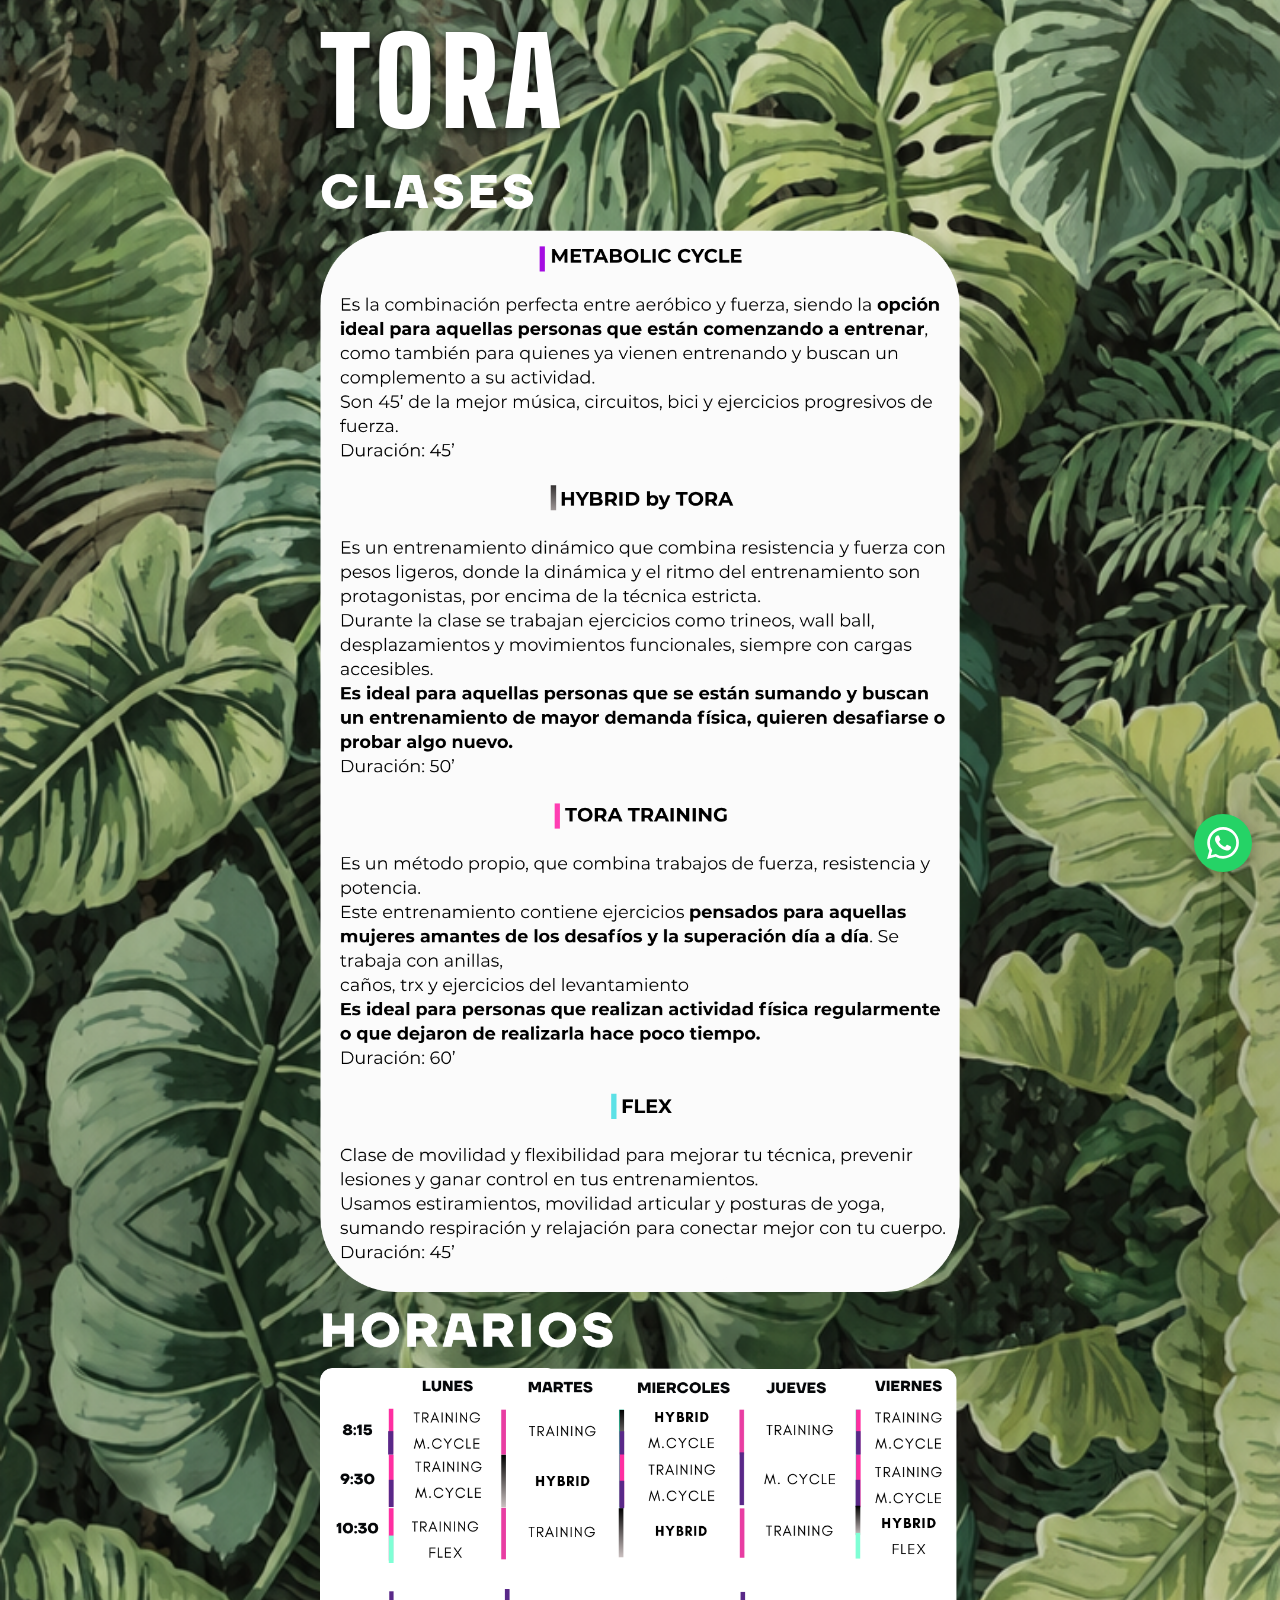
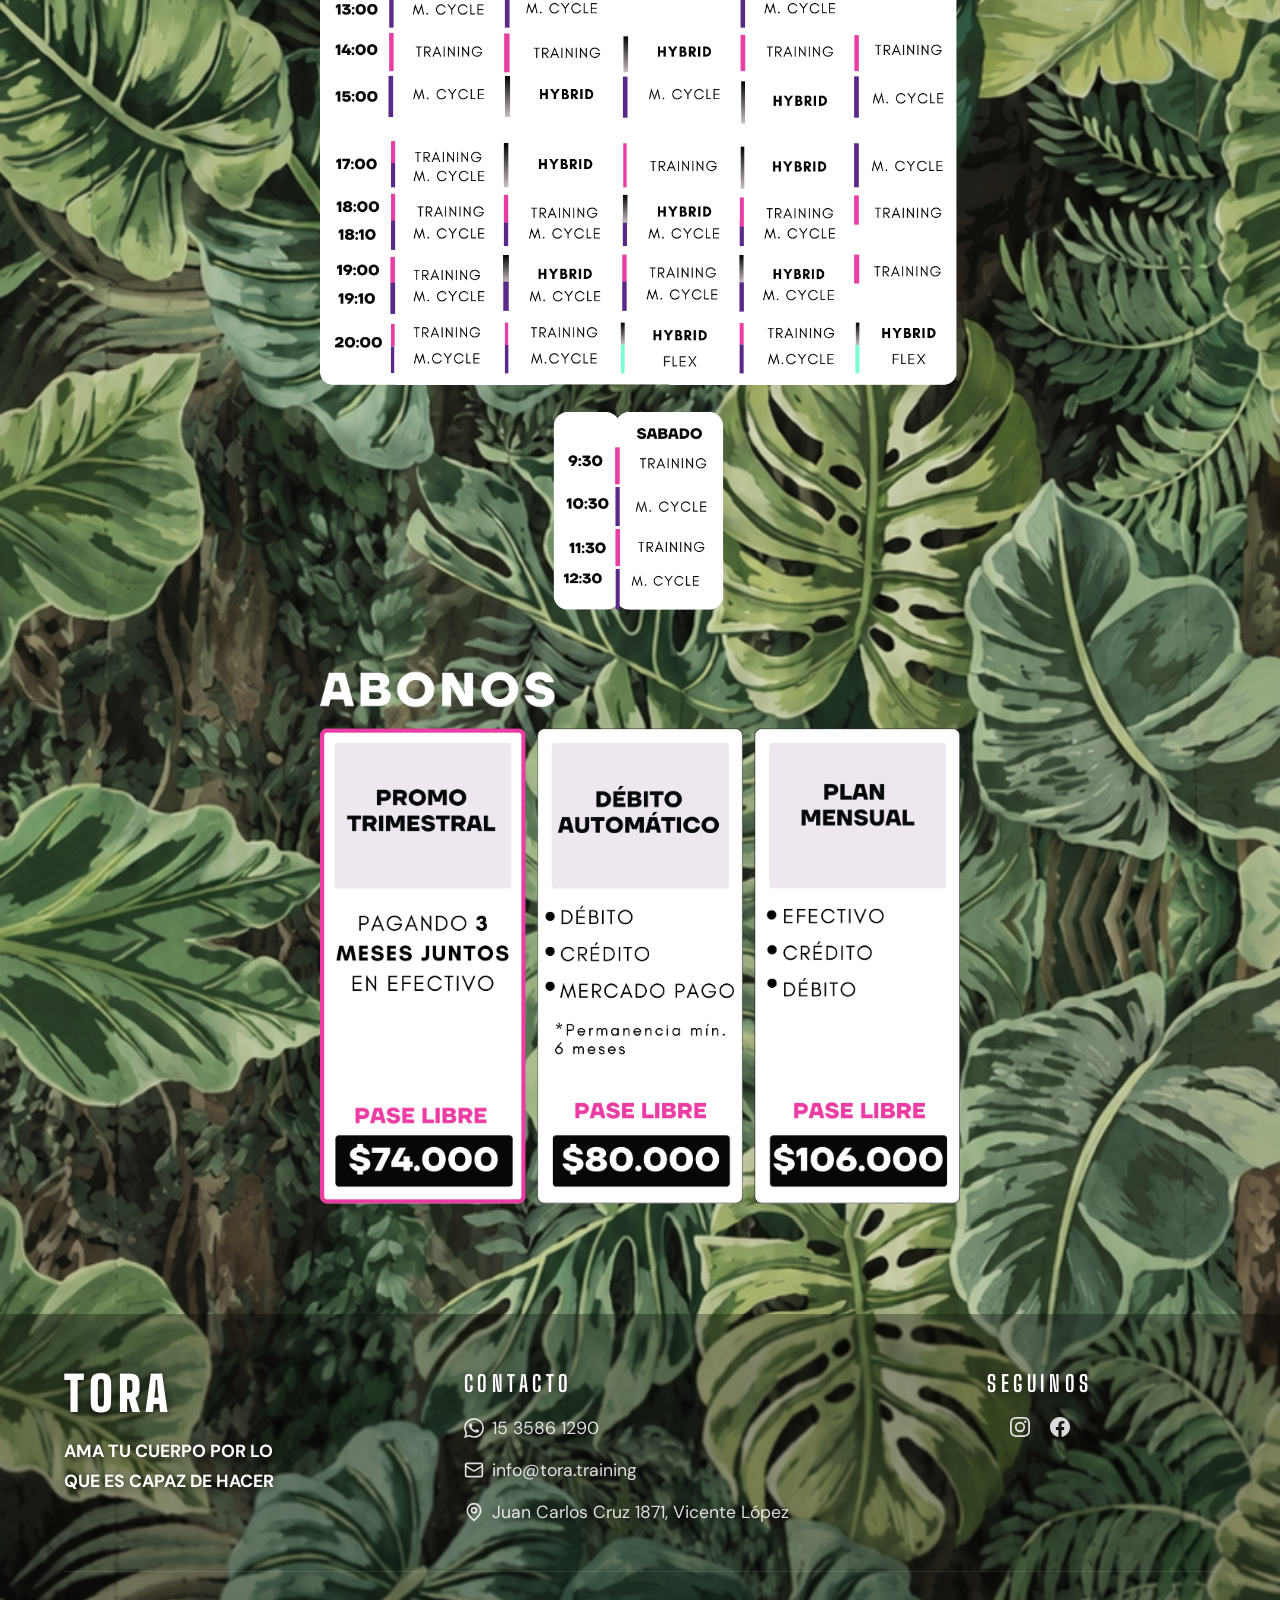
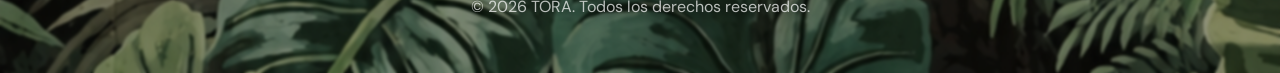
<file: index.html>
<!doctype html>
<html lang="es">
  <head>
    <meta charset="UTF-8" />
    <meta name="viewport" content="width=device-width, initial-scale=1.0" />
    <meta property="og:title" content="TORA Training — Vicente López" />
    <meta
      property="og:description"
      content="Ama tu cuerpo por lo que es capaz de hacer."
    />
    <meta
      property="og:image"
      content="https://tora.training/assets/tora_logo.png"
    />
    <meta property="og:url" content="https://tora.training/" />
    <title>TORA</title>
    <link rel="stylesheet" href="styles.css" />
    <link rel="preconnect" href="https://fonts.googleapis.com" />
    <link rel="preconnect" href="https://fonts.gstatic.com" crossorigin />
    <link
      href="https://fonts.googleapis.com/css2?family=Big+Shoulders+Display:wght@100;400;600;700;800;900&family=DM+Sans:wght@400;500;600;700&display=swap"
      rel="stylesheet"
    />
  </head>
  <body>
    <div class="page">
      <!-- LOGO -->
      <div class="logo-group">
        <h1 class="logo">TORA</h1>
      </div>

      <!-- ACTIVIDADES -->
      <div class="seccion">
        <img
          class="seccion__imagen"
          src="assets/actividades.jpeg"
          alt="Actividades"
          data-index="0"
        />
      </div>

      <!-- HORARIOS -->
      <div class="seccion">
        <img
          class="seccion__imagen"
          src="assets/horarios.jpeg"
          alt="Horarios"
          data-index="1"
        />
      </div>

      <!-- ABONOS -->
      <div class="seccion">
        <img
          class="seccion__imagen"
          src="assets/abonos.jpeg"
          alt="Abonos"
          data-index="2"
        />
      </div>
    </div>

    <!-- FOOTER -->
    <footer class="footer">
      <div class="footer__inner">
        <div class="footer__grid">
          <!-- Marca -->
          <div class="footer__brand">
            <span class="footer__brand-title">TORA</span>
            <p class="footer__brand-tagline">Ama tu cuerpo por lo</p>
            <p class="footer__brand-tagline">que es capaz de hacer</p>
          </div>

          <!-- Contacto -->
          <div class="footer__contact-group">
            <h4 class="footer__section-title">Contacto</h4>
            <div class="footer__contact">
              <a
                href="https://wa.me/5491135861290"
                target="_blank"
                rel="noopener noreferrer"
              >
                <svg
                  xmlns="http://www.w3.org/2000/svg"
                  width="20"
                  height="20"
                  viewBox="0 0 24 24"
                  fill="currentColor"
                  aria-hidden="true"
                >
                  <path
                    d="M17.472 14.382c-.297-.149-1.758-.867-2.03-.967-.273-.099-.471-.148-.67.15-.197.297-.767.966-.94 1.164-.173.199-.347.223-.644.075-.297-.15-1.255-.463-2.39-1.475-.883-.788-1.48-1.761-1.653-2.059-.173-.297-.018-.458.13-.606.134-.133.298-.347.446-.52.149-.174.198-.298.298-.497.099-.198.05-.371-.025-.52-.075-.149-.669-1.612-.916-2.207-.242-.579-.487-.5-.669-.51-.173-.008-.371-.01-.57-.01-.198 0-.52.074-.792.372-.272.297-1.04 1.016-1.04 2.479 0 1.462 1.065 2.875 1.213 3.074.149.198 2.096 3.2 5.077 4.487.709.306 1.262.489 1.694.625.712.227 1.36.195 1.871.118.571-.085 1.758-.719 2.006-1.413.248-.694.248-1.289.173-1.413-.074-.124-.272-.198-.57-.347m-5.421 7.403h-.004a9.87 9.87 0 01-5.031-1.378l-.361-.214-3.741.982.998-3.648-.235-.374a9.86 9.86 0 01-1.51-5.26c.001-5.45 4.436-9.884 9.888-9.884 2.64 0 5.122 1.03 6.988 2.898a9.825 9.825 0 012.893 6.994c-.003 5.45-4.437 9.884-9.885 9.884m8.413-18.297A11.815 11.815 0 0012.05 0C5.495 0 .16 5.335.157 11.892c0 2.096.547 4.142 1.588 5.945L.057 24l6.305-1.654a11.882 11.882 0 005.683 1.448h.005c6.554 0 11.89-5.335 11.893-11.893a11.821 11.821 0 00-3.48-8.413z"
                  />
                </svg>
                <span>15 3586 1290</span>
              </a>
              <a href="mailto:info@tora.training">
                <svg
                  xmlns="http://www.w3.org/2000/svg"
                  width="20"
                  height="20"
                  viewBox="0 0 24 24"
                  fill="none"
                  stroke="currentColor"
                  stroke-width="2"
                  stroke-linecap="round"
                  stroke-linejoin="round"
                  aria-hidden="true"
                >
                  <rect width="20" height="16" x="2" y="4" rx="2" />
                  <path d="m22 7-8.97 5.7a1.94 1.94 0 0 1-2.06 0L2 7" />
                </svg>
                <span>info@tora.training</span>
              </a>
              <a
                href="https://maps.app.goo.gl/5t8VWVGP1xhPYUW1A"
                target="_blank"
                rel="noopener noreferrer"
              >
                <svg
                  xmlns="http://www.w3.org/2000/svg"
                  width="20"
                  height="20"
                  viewBox="0 0 24 24"
                  fill="none"
                  stroke="currentColor"
                  stroke-width="2"
                  stroke-linecap="round"
                  stroke-linejoin="round"
                  aria-hidden="true"
                >
                  <path d="M20 10c0 6-8 12-8 12S4 16 4 10a8 8 0 0 1 16 0Z" />
                  <circle cx="12" cy="10" r="3" />
                </svg>
                <span>Juan Carlos Cruz 1871, Vicente López</span>
              </a>
            </div>
          </div>

          <!-- Redes -->
          <div class="footer__social">
            <h4 class="footer__section-title">Seguinos</h4>
            <ul class="footer__list">
              <li>
                <a
                  href="https://instagram.com/tora_arg"
                  target="_blank"
                  rel="noopener noreferrer"
                  aria-label="Instagram"
                >
                  <svg
                    xmlns="http://www.w3.org/2000/svg"
                    width="20"
                    height="20"
                    viewBox="0 0 24 24"
                    fill="currentColor"
                    aria-hidden="true"
                  >
                    <path
                      d="M12 2.163c3.204 0 3.584.012 4.85.07 3.252.148 4.771 1.691 4.919 4.919.058 1.265.069
                      1.645.069 4.849 0 3.205-.012 3.584-.069 4.849-.149 3.225-1.664 4.771-4.919 4.919-1.266.058
                      -1.644.07-4.85.07-3.204 0-3.584-.012-4.849-.07-3.26-.149-4.771-1.699-4.919-4.92-.058-1.265
                      -.07-1.644-.07-4.849 0-3.204.013-3.583.07-4.849.149-3.227 1.664-4.771 4.919-4.919
                      1.266-.057 1.645-.069 4.849-.069zM12 0C8.741 0 8.333.014 7.053.072 2.695.272.273 2.69.073
                      7.052.014 8.333 0 8.741 0 12c0 3.259.014 3.668.072 4.948.2 4.358 2.618 6.78 6.98 6.98
                      C8.333 23.986 8.741 24 12 24c3.259 0 3.668-.014 4.948-.072 4.354-.2 6.782-2.618 6.979-6.98
                      .059-1.28.073-1.689.073-4.948 0-3.259-.014-3.667-.072-4.947-.196-4.354-2.617-6.78-6.979-6.98
                      C15.668.014 15.259 0 12 0zm0 5.838a6.162 6.162 0 1 0 0 12.324 6.162 6.162 0 0 0 0-12.324zM12
                      16a4 4 0 1 1 0-8 4 4 0 0 1 0 8zm6.406-11.845a1.44 1.44 0 1 0 0 2.881 1.44 1.44 0 0 0 0-2.881z"
                    />
                  </svg>
                </a>
              </li>
              <li>
                <a
                  href="https://www.facebook.com/ToraArg"
                  target="_blank"
                  rel="noopener noreferrer"
                  aria-label="Facebook"
                >
                  <svg
                    xmlns="http://www.w3.org/2000/svg"
                    width="20"
                    height="20"
                    viewBox="0 0 24 24"
                    fill="currentColor"
                    aria-hidden="true"
                  >
                    <path
                      d="M24 12.073c0-6.627-5.373-12-12-12s-12 5.373-12 12c0 5.99 4.388 10.954 10.125
                      11.854v-8.385H7.078v-3.47h3.047V9.43c0-3.007 1.792-4.669 4.533-4.669 1.312 0 2.686.235
                      2.686.235v2.953H15.83c-1.491 0-1.956.925-1.956 1.874v2.25h3.328l-.532 3.47h-2.796v8.385
                      C19.612 23.027 24 18.062 24 12.073z"
                    />
                  </svg>
                </a>
              </li>
            </ul>
          </div>
        </div>
        <!-- /.footer__grid -->

        <!-- Bottom bar -->
        <div class="footer__bottom">
          <p class="footer__copy">
            © 2026 TORA. Todos los derechos reservados.
          </p>
        </div>
      </div>
      <!-- /.footer__inner -->
    </footer>

    <!-- LIGHTBOX -->
    <div class="lightbox" id="lightbox" role="dialog" aria-modal="true">
      <button class="lightbox__close" id="lb-close">&#x2715;</button>
      <button class="lb-nav" id="lb-prev" aria-label="Anterior">&#8249;</button>
      <img class="lightbox__img" id="lb-img" alt="" />
      <button class="lb-nav" id="lb-next" aria-label="Siguiente">&#8250;</button>
    </div>

    <a
      class="whatsapp-float"
      href="https://wa.me/5491135861290"
      target="_blank"
      rel="noopener noreferrer"
    >
      <svg viewBox="0 0 24 24" fill="white" xmlns="http://www.w3.org/2000/svg">
        <path
          d="M17.472 14.382c-.297-.149-1.758-.867-2.03-.967-.273-.099-.471-.148-.67.15-.197.297-.767.966-.94 1.164-.173.199-.347.223-.644.075-.297-.15-1.255-.463-2.39-1.475-.883-.788-1.48-1.761-1.653-2.059-.173-.297-.018-.458.13-.606.134-.133.298-.347.446-.52.149-.174.198-.298.298-.497.099-.198.05-.371-.025-.52-.075-.149-.669-1.612-.916-2.207-.242-.579-.487-.5-.669-.51-.173-.008-.371-.01-.57-.01-.198 0-.52.074-.792.372-.272.297-1.04 1.016-1.04 2.479 0 1.462 1.065 2.875 1.213 3.074.149.198 2.096 3.2 5.077 4.487.709.306 1.262.489 1.694.625.712.227 1.36.195 1.871.118.571-.085 1.758-.719 2.006-1.413.248-.694.248-1.289.173-1.413-.074-.124-.272-.198-.57-.347m-5.421 7.403h-.004a9.87 9.87 0 01-5.031-1.378l-.361-.214-3.741.982.998-3.648-.235-.374a9.86 9.86 0 01-1.51-5.26c.001-5.45 4.436-9.884 9.888-9.884 2.64 0 5.122 1.03 6.988 2.898a9.825 9.825 0 012.893 6.994c-.003 5.45-4.437 9.884-9.885 9.884m8.413-18.297A11.815 11.815 0 0012.05 0C5.495 0 .16 5.335.157 11.892c0 2.096.547 4.142 1.588 5.945L.057 24l6.305-1.654a11.882 11.882 0 005.683 1.448h.005c6.554 0 11.89-5.335 11.893-11.893a11.821 11.821 0 00-3.48-8.413z"
        />
      </svg>
    </a>

    <script src="main.js" defer></script>
  </body>
</html>
</file>
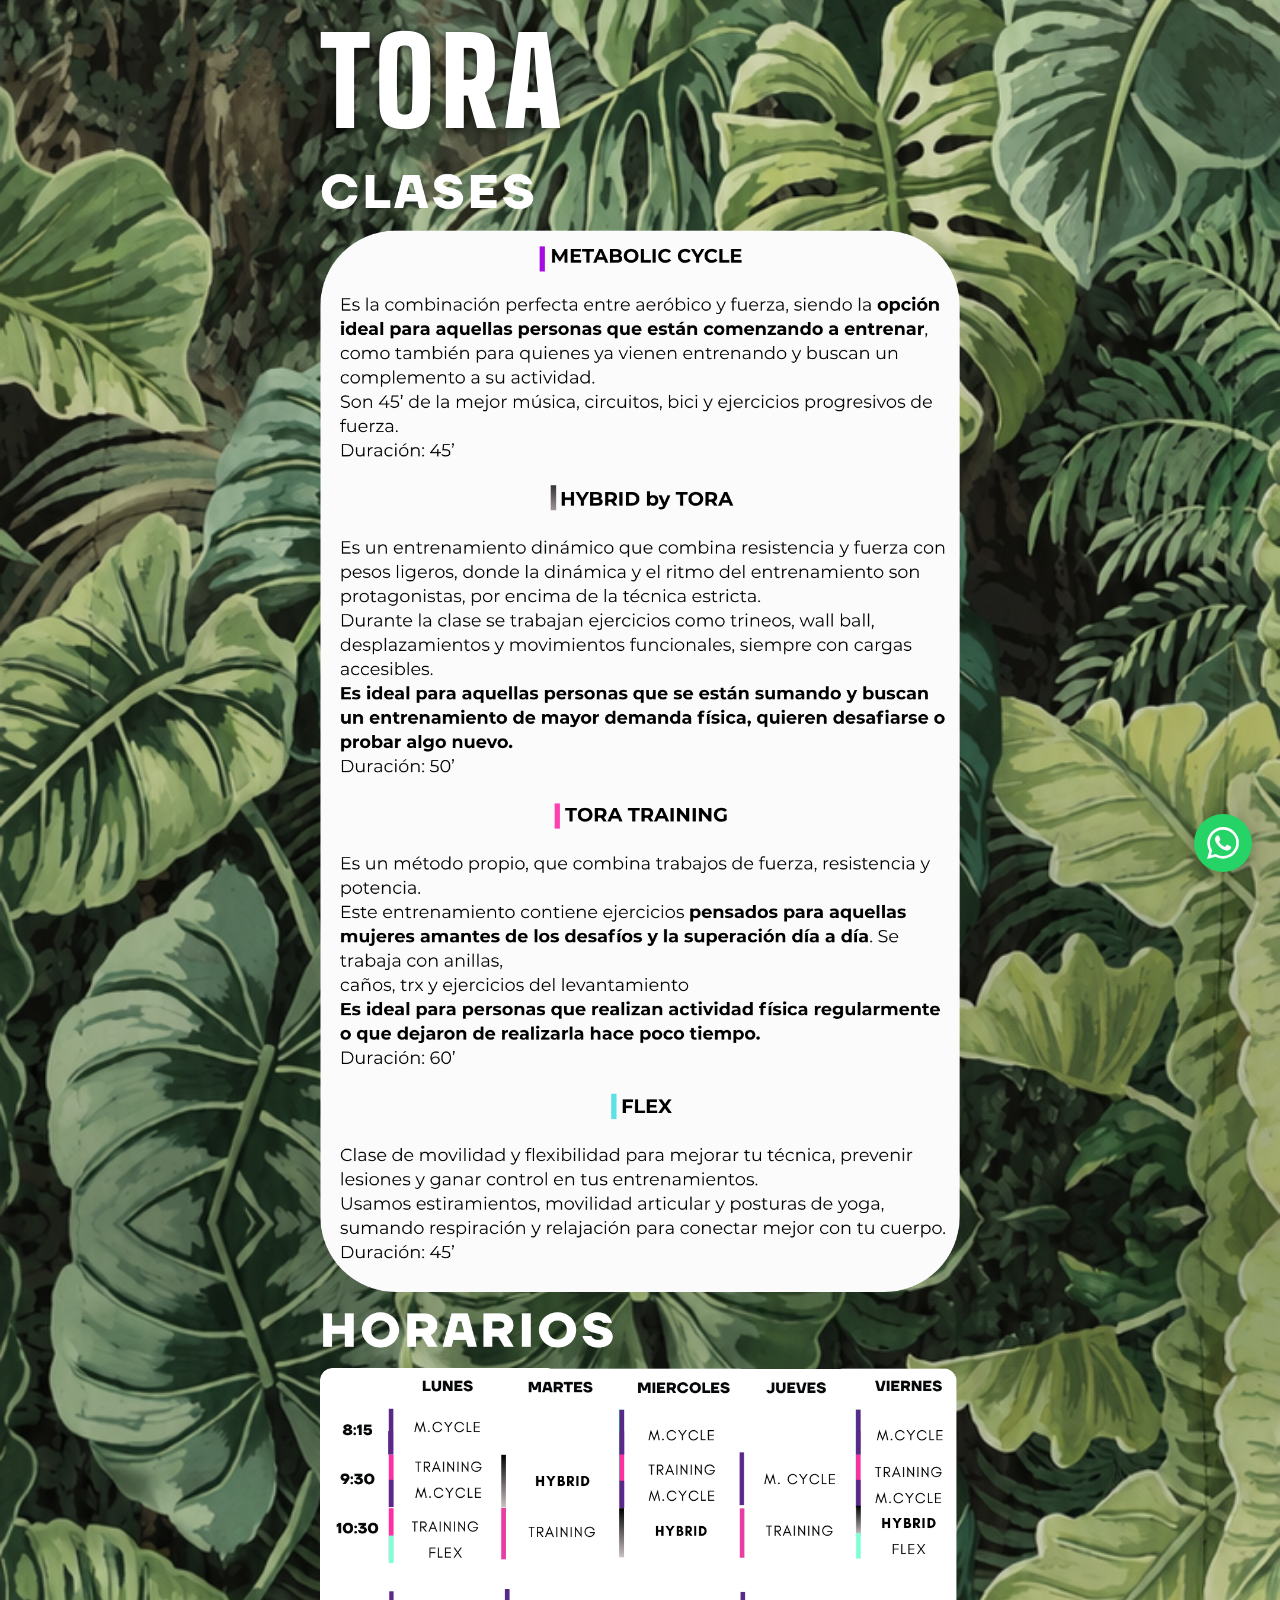
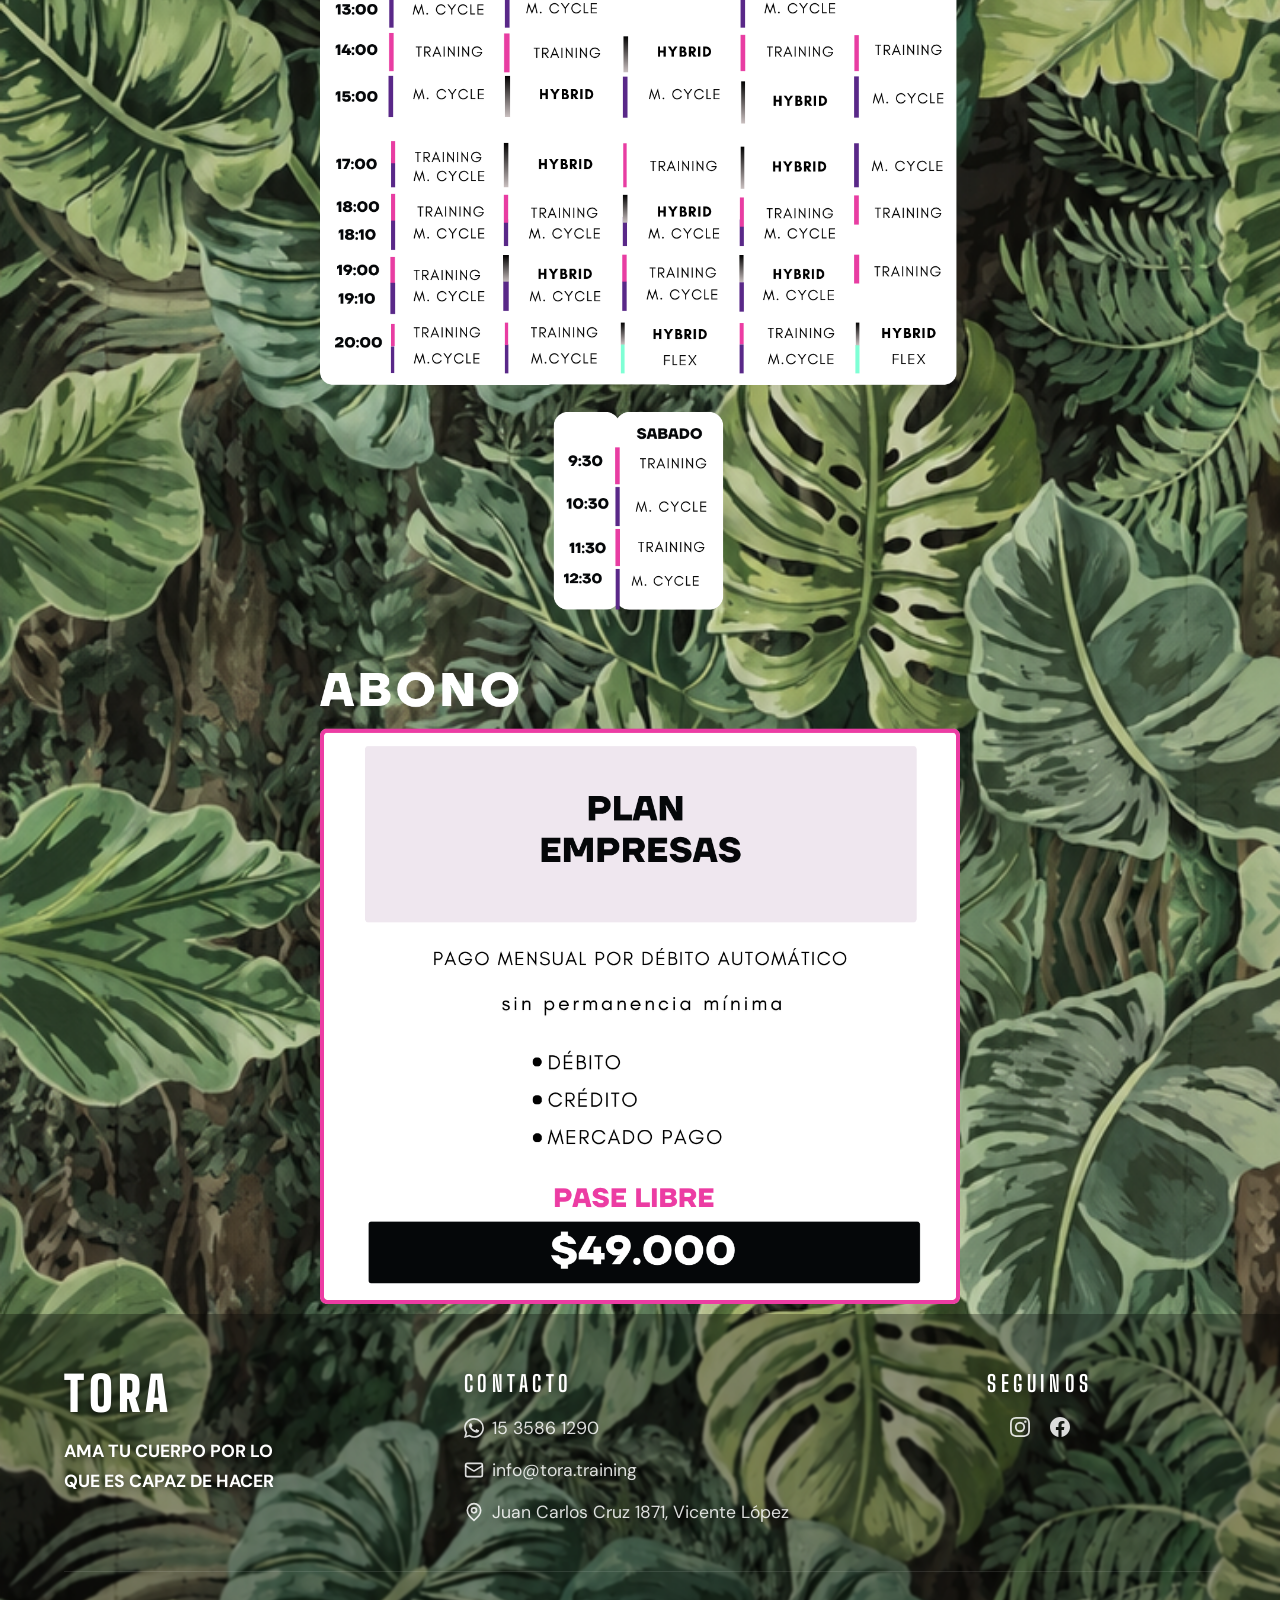
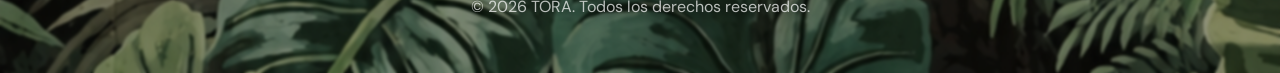
<file: empresas/index.html>
<!doctype html>
<html lang="es">
  <head>
    <meta charset="UTF-8" />
    <meta name="viewport" content="width=device-width, initial-scale=1.0" />
    <meta property="og:title" content="TORA Training — Vicente López" />
    <meta
      property="og:description"
      content="Ama tu cuerpo por lo que es capaz de hacer."
    />
    <meta
      property="og:image"
      content="https://tora.training/assets/tora_logo.png"
    />
    <meta property="og:url" content="https://tora.training/" />
    <title>TORA</title>
    <link rel="stylesheet" href="/empresas/styles.css" />
    <link rel="preconnect" href="https://fonts.googleapis.com" />
    <link rel="preconnect" href="https://fonts.gstatic.com" crossorigin />
    <link
      href="https://fonts.googleapis.com/css2?family=Big+Shoulders+Display:wght@100;400;600;700;800;900&family=DM+Sans:wght@400;500;600;700&display=swap"
      rel="stylesheet"
    />
  </head>
  <body>
    <div class="page">
      <!-- LOGO -->
      <div class="logo-group">
        <h1 class="logo">TORA</h1>
      </div>

      <!-- ACTIVIDADES -->
      <div class="seccion">
        <img
          class="seccion__imagen"
          src="/assets/actividades.jpeg"
          alt="Actividades"
          data-index="0"
        />
      </div>

      <!-- HORARIOS -->
      <div class="seccion">
        <img
          class="seccion__imagen"
          src="/assets/empresas/horarios.png"
          alt="Horarios"
          data-index="1"
        />
      </div>

      <!-- PLAN EMPRESAS -->
      <div class="seccion">
        <img
          class="seccion__imagen seccion__imagen--sin-radio"
          src="/assets/empresas/plan.png"
          alt="Plan Empresas"
          data-index="2"
        />
      </div>
    </div>

    <!-- FOOTER -->
    <footer class="footer">
      <div class="footer__inner">
        <div class="footer__grid">
          <!-- Marca -->
          <div class="footer__brand">
            <span class="footer__brand-title">TORA</span>
            <p class="footer__brand-tagline">Ama tu cuerpo por lo</p>
            <p class="footer__brand-tagline">que es capaz de hacer</p>
          </div>

          <!-- Contacto -->
          <div class="footer__contact-group">
            <h4 class="footer__section-title">Contacto</h4>
            <div class="footer__contact">
              <a
                href="https://wa.me/5491135861290"
                target="_blank"
                rel="noopener noreferrer"
              >
                <svg
                  xmlns="http://www.w3.org/2000/svg"
                  width="20"
                  height="20"
                  viewBox="0 0 24 24"
                  fill="currentColor"
                  aria-hidden="true"
                >
                  <path
                    d="M17.472 14.382c-.297-.149-1.758-.867-2.03-.967-.273-.099-.471-.148-.67.15-.197.297-.767.966-.94 1.164-.173.199-.347.223-.644.075-.297-.15-1.255-.463-2.39-1.475-.883-.788-1.48-1.761-1.653-2.059-.173-.297-.018-.458.13-.606.134-.133.298-.347.446-.52.149-.174.198-.298.298-.497.099-.198.05-.371-.025-.52-.075-.149-.669-1.612-.916-2.207-.242-.579-.487-.5-.669-.51-.173-.008-.371-.01-.57-.01-.198 0-.52.074-.792.372-.272.297-1.04 1.016-1.04 2.479 0 1.462 1.065 2.875 1.213 3.074.149.198 2.096 3.2 5.077 4.487.709.306 1.262.489 1.694.625.712.227 1.36.195 1.871.118.571-.085 1.758-.719 2.006-1.413.248-.694.248-1.289.173-1.413-.074-.124-.272-.198-.57-.347m-5.421 7.403h-.004a9.87 9.87 0 01-5.031-1.378l-.361-.214-3.741.982.998-3.648-.235-.374a9.86 9.86 0 01-1.51-5.26c.001-5.45 4.436-9.884 9.888-9.884 2.64 0 5.122 1.03 6.988 2.898a9.825 9.825 0 012.893 6.994c-.003 5.45-4.437 9.884-9.885 9.884m8.413-18.297A11.815 11.815 0 0012.05 0C5.495 0 .16 5.335.157 11.892c0 2.096.547 4.142 1.588 5.945L.057 24l6.305-1.654a11.882 11.882 0 005.683 1.448h.005c6.554 0 11.89-5.335 11.893-11.893a11.821 11.821 0 00-3.48-8.413z"
                  />
                </svg>
                <span>15 3586 1290</span>
              </a>
              <a href="mailto:info@tora.training">
                <svg
                  xmlns="http://www.w3.org/2000/svg"
                  width="20"
                  height="20"
                  viewBox="0 0 24 24"
                  fill="none"
                  stroke="currentColor"
                  stroke-width="2"
                  stroke-linecap="round"
                  stroke-linejoin="round"
                  aria-hidden="true"
                >
                  <rect width="20" height="16" x="2" y="4" rx="2" />
                  <path d="m22 7-8.97 5.7a1.94 1.94 0 0 1-2.06 0L2 7" />
                </svg>
                <span>info@tora.training</span>
              </a>
              <a
                href="https://maps.app.goo.gl/5t8VWVGP1xhPYUW1A"
                target="_blank"
                rel="noopener noreferrer"
              >
                <svg
                  xmlns="http://www.w3.org/2000/svg"
                  width="20"
                  height="20"
                  viewBox="0 0 24 24"
                  fill="none"
                  stroke="currentColor"
                  stroke-width="2"
                  stroke-linecap="round"
                  stroke-linejoin="round"
                  aria-hidden="true"
                >
                  <path d="M20 10c0 6-8 12-8 12S4 16 4 10a8 8 0 0 1 16 0Z" />
                  <circle cx="12" cy="10" r="3" />
                </svg>
                <span>Juan Carlos Cruz 1871, Vicente López</span>
              </a>
            </div>
          </div>

          <!-- Redes -->
          <div class="footer__social">
            <h4 class="footer__section-title">Seguinos</h4>
            <ul class="footer__list">
              <li>
                <a
                  href="https://instagram.com/tora_arg"
                  target="_blank"
                  rel="noopener noreferrer"
                  aria-label="Instagram"
                >
                  <svg
                    xmlns="http://www.w3.org/2000/svg"
                    width="20"
                    height="20"
                    viewBox="0 0 24 24"
                    fill="currentColor"
                    aria-hidden="true"
                  >
                    <path
                      d="M12 2.163c3.204 0 3.584.012 4.85.07 3.252.148 4.771 1.691 4.919 4.919.058 1.265.069
                      1.645.069 4.849 0 3.205-.012 3.584-.069 4.849-.149 3.225-1.664 4.771-4.919 4.919-1.266.058
                      -1.644.07-4.85.07-3.204 0-3.584-.012-4.849-.07-3.26-.149-4.771-1.699-4.919-4.92-.058-1.265
                      -.07-1.644-.07-4.849 0-3.204.013-3.583.07-4.849.149-3.227 1.664-4.771 4.919-4.919
                      1.266-.057 1.645-.069 4.849-.069zM12 0C8.741 0 8.333.014 7.053.072 2.695.272.273 2.69.073
                      7.052.014 8.333 0 8.741 0 12c0 3.259.014 3.668.072 4.948.2 4.358 2.618 6.78 6.98 6.98
                      C8.333 23.986 8.741 24 12 24c3.259 0 3.668-.014 4.948-.072 4.354-.2 6.782-2.618 6.979-6.98
                      .059-1.28.073-1.689.073-4.948 0-3.259-.014-3.667-.072-4.947-.196-4.354-2.617-6.78-6.979-6.98
                      C15.668.014 15.259 0 12 0zm0 5.838a6.162 6.162 0 1 0 0 12.324 6.162 6.162 0 0 0 0-12.324zM12
                      16a4 4 0 1 1 0-8 4 4 0 0 1 0 8zm6.406-11.845a1.44 1.44 0 1 0 0 2.881 1.44 1.44 0 0 0 0-2.881z"
                    />
                  </svg>
                </a>
              </li>
              <li>
                <a
                  href="https://www.facebook.com/ToraArg"
                  target="_blank"
                  rel="noopener noreferrer"
                  aria-label="Facebook"
                >
                  <svg
                    xmlns="http://www.w3.org/2000/svg"
                    width="20"
                    height="20"
                    viewBox="0 0 24 24"
                    fill="currentColor"
                    aria-hidden="true"
                  >
                    <path
                      d="M24 12.073c0-6.627-5.373-12-12-12s-12 5.373-12 12c0 5.99 4.388 10.954 10.125
                      11.854v-8.385H7.078v-3.47h3.047V9.43c0-3.007 1.792-4.669 4.533-4.669 1.312 0 2.686.235
                      2.686.235v2.953H15.83c-1.491 0-1.956.925-1.956 1.874v2.25h3.328l-.532 3.47h-2.796v8.385
                      C19.612 23.027 24 18.062 24 12.073z"
                    />
                  </svg>
                </a>
              </li>
            </ul>
          </div>
        </div>
        <!-- /.footer__grid -->

        <!-- Bottom bar -->
        <div class="footer__bottom">
          <p class="footer__copy">
            © 2026 TORA. Todos los derechos reservados.
          </p>
        </div>
      </div>
      <!-- /.footer__inner -->
    </footer>

    <!-- LIGHTBOX -->
    <div class="lightbox" id="lightbox" role="dialog" aria-modal="true">
      <button class="lightbox__close" id="lb-close">&#x2715;</button>
      <button class="lb-nav" id="lb-prev" aria-label="Anterior">&#8249;</button>
      <img class="lightbox__img" id="lb-img" alt="" />
      <button class="lb-nav" id="lb-next" aria-label="Siguiente">
        &#8250;
      </button>
    </div>

    <a
      class="whatsapp-float"
      href="https://wa.me/5491135861290"
      target="_blank"
      rel="noopener noreferrer"
    >
      <svg viewBox="0 0 24 24" fill="white" xmlns="http://www.w3.org/2000/svg">
        <path
          d="M17.472 14.382c-.297-.149-1.758-.867-2.03-.967-.273-.099-.471-.148-.67.15-.197.297-.767.966-.94 1.164-.173.199-.347.223-.644.075-.297-.15-1.255-.463-2.39-1.475-.883-.788-1.48-1.761-1.653-2.059-.173-.297-.018-.458.13-.606.134-.133.298-.347.446-.52.149-.174.198-.298.298-.497.099-.198.05-.371-.025-.52-.075-.149-.669-1.612-.916-2.207-.242-.579-.487-.5-.669-.51-.173-.008-.371-.01-.57-.01-.198 0-.52.074-.792.372-.272.297-1.04 1.016-1.04 2.479 0 1.462 1.065 2.875 1.213 3.074.149.198 2.096 3.2 5.077 4.487.709.306 1.262.489 1.694.625.712.227 1.36.195 1.871.118.571-.085 1.758-.719 2.006-1.413.248-.694.248-1.289.173-1.413-.074-.124-.272-.198-.57-.347m-5.421 7.403h-.004a9.87 9.87 0 01-5.031-1.378l-.361-.214-3.741.982.998-3.648-.235-.374a9.86 9.86 0 01-1.51-5.26c.001-5.45 4.436-9.884 9.888-9.884 2.64 0 5.122 1.03 6.988 2.898a9.825 9.825 0 012.893 6.994c-.003 5.45-4.437 9.884-9.885 9.884m8.413-18.297A11.815 11.815 0 0012.05 0C5.495 0 .16 5.335.157 11.892c0 2.096.547 4.142 1.588 5.945L.057 24l6.305-1.654a11.882 11.882 0 005.683 1.448h.005c6.554 0 11.89-5.335 11.893-11.893a11.821 11.821 0 00-3.48-8.413z"
        />
      </svg>
    </a>

    <script src="/empresas/main.js" defer></script>
  </body>
</html>
</file>
<file: styles.css>
:root {
  --font-main: "Big Shoulders Display", sans-serif;
  --font-subtitles: "DM Sans", sans-serif;
  --pink: #ff3eb5;
  --white: #ffffff;
}

*,
*::before,
*::after {
  box-sizing: border-box;
  margin: 0;
  padding: 0;
}

body {
  font-family: var(--font-main);
  background-image: url("assets/fondo.png");
  background-size: cover;
  background-position: 70% center;
  background-repeat: no-repeat;
}

.page {
  max-width: 680px;
  margin: 0 auto;
  padding: 10px 20px;
  display: flex;
  flex-direction: column;
  align-items: center;
  gap: 12px;
}

/* ─── LOGO ─── */
.logo-group {
  width: 100%;
  display: flex;
  flex-direction: column;
  align-items: flex-start;
}

.logo {
  font-size: clamp(60px, 13vw, 120px);
  font-weight: 900;
  letter-spacing: 6px;
  color: var(--white);
  text-transform: uppercase;
  text-align: left;
  text-shadow: 0 2px 8px rgba(0, 0, 0, 0.6);
}

/* ─── SECCIÓN ─── */
.seccion {
  width: 100%;
  display: flex;
  flex-direction: column;
  align-items: center;
}

.seccion__imagen {
  width: 100%;
  border-radius: 16px;
  display: block;
  cursor: zoom-in;
}

/* ─── BOTONES FLOTANTES ─── */
.whatsapp-float {
  position: fixed;
  right: 28px;
  bottom: 28px;
  width: 58px;
  height: 58px;
  border-radius: 50%;
  background: #25d366;
  display: flex;
  align-items: center;
  justify-content: center;
  box-shadow: 0 4px 16px rgba(0, 0, 0, 0.3);
  z-index: 999;
  transition:
    transform 0.2s,
    box-shadow 0.2s;
}

.whatsapp-float:hover {
  transform: scale(1.1);
  box-shadow: 0 6px 20px rgba(0, 0, 0, 0.4);
}

.whatsapp-float svg {
  width: 32px;
  height: 32px;
}

/* ─── LIGHTBOX ─── */
.lightbox {
  display: none;
  position: fixed;
  inset: 0;
  background: rgba(0, 0, 0, 0.85);
  z-index: 1000;
  align-items: center;
  justify-content: center;
}

.lightbox--active {
  display: flex;
}

.lightbox__img {
  max-width: 98vw;
  max-height: 98vh;
  border-radius: 12px;
  object-fit: contain;
  box-shadow: 0 8px 40px rgba(0, 0, 0, 0.6);
}

.lightbox__close {
  position: absolute;
  top: 24px;
  right: 28px;
  background: none;
  border: none;
  color: #fff;
  font-size: 32px;
  cursor: pointer;
  line-height: 1;
  opacity: 0.8;
  transition: opacity 0.2s;
}

.lightbox__close:hover {
  opacity: 1;
}

.lb-nav {
  position: absolute;
  top: 50%;
  transform: translateY(-50%);
  background: none;
  border: none;
  border-radius: 6px;
  color: var(--pink);
  font-size: 48px;
  line-height: 1;
  cursor: pointer;
  opacity: 0.7;
  transition: opacity 0.15s, background 0.15s;
  padding: 8px 16px;
  user-select: none;
}

.lb-nav:hover {
  opacity: 1;
}

.lb-nav:disabled {
  opacity: 0.15;
  cursor: default;
}

#lb-prev {
  left: 8px;
}

#lb-next {
  right: 8px;
}

/* ─── FOOTER ─── */
.footer {
  background-color: rgba(0, 0, 0, 0.3);
  backdrop-filter: blur(1px);
  -webkit-backdrop-filter: blur(1px);
  color: #fff;
  text-shadow: 0 2px 8px rgba(0, 0, 0, 0.6);
}

.footer__inner {
  max-width: 1200px;
  margin: 0 auto;
  padding: 3.5rem 1.5rem;
}

.footer__grid {
  display: grid;
  grid-template-columns: 1fr;
  gap: 3rem;
  text-align: center;
}

.footer__brand {
  display: flex;
  flex-direction: column;
  align-items: flex-start;
  text-align: left;
  gap: 0.25rem;
}

.footer__brand-title {
  font-family: var(--font-main);
  font-size: 3rem;
  font-weight: 900;
  letter-spacing: 0.1em;
  text-transform: uppercase;
  color: var(--white);
  padding-bottom: 1rem;
  display: block;
  line-height: 1;
}

.footer__brand-tagline {
  font-family: var(--font-subtitles);
  font-size: 1.1rem;
  font-weight: 700;
  text-transform: uppercase;
  color: var(--white);
  line-height: 1.5;
}

.footer__contact-group .footer__section-title {
  text-align: left;
}

.footer__section-title {
  font-family: var(--font-main);
  font-size: 1.4rem;
  letter-spacing: 0.2em;
  text-transform: uppercase;
  color: var(--white);
  margin-bottom: 1.25rem;
}

.footer__list {
  list-style: none;
  display: flex;
  flex-direction: row;
  justify-content: center;
  gap: 1.25rem;
}

.footer__list a,
.footer__contact a {
  font-family: var(--font-subtitles);
  font-size: 1.1rem;
  color: rgba(255, 255, 255, 0.85);
  text-decoration: none;
  display: flex;
  align-items: center;
  gap: 0.5rem;
  transition: color 0.2s;
}

.footer__list a:hover,
.footer__contact a:hover {
  color: var(--pink);
}

.footer__contact {
  display: flex;
  flex-direction: column;
  gap: 1.25rem;
}

.footer__contact a svg {
  flex-shrink: 0;
}

.footer__bottom {
  display: flex;
  flex-direction: column;
  align-items: center;
  justify-content: space-between;
  gap: 1rem;
  padding-top: 1.5rem;
  margin-top: 3rem;
  border-top: 1px solid rgba(255, 255, 255, 0.1);
}

.footer__copy {
  font-family: var(--font-subtitles);
  font-size: 1rem;
  color: rgba(255, 255, 255, 0.7);
  text-align: center;
  width: 100%;
}

@media (max-width: 767px) {
  .footer__contact a {
    font-size: 0.85rem;
  }

  .footer__social {
    text-align: left;
  }

  .footer__list {
    justify-content: flex-start;
  }
}

@media (min-width: 768px) {
  .footer__grid {
    grid-template-columns: repeat(3, 1fr);
  }

  .footer__bottom {
    flex-direction: row;
  }
}
</file>
<file: empresas/styles.css>
:root {
  --font-main: "Big Shoulders Display", sans-serif;
  --font-subtitles: "DM Sans", sans-serif;
  --pink: #ff3eb5;
  --white: #ffffff;
}

*,
*::before,
*::after {
  box-sizing: border-box;
  margin: 0;
  padding: 0;
}

body {
  font-family: var(--font-main);
  background-image: url("/assets/fondo.png");
  background-size: cover;
  background-position: 70% center;
  background-repeat: no-repeat;
}

.page {
  max-width: 680px;
  margin: 0 auto;
  padding: 10px 20px;
  display: flex;
  flex-direction: column;
  align-items: center;
  gap: 12px;
}

/* ─── LOGO ─── */
.logo-group {
  width: 100%;
  display: flex;
  flex-direction: column;
  align-items: flex-start;
}

.logo {
  font-size: clamp(60px, 13vw, 120px);
  font-weight: 900;
  letter-spacing: 6px;
  color: var(--white);
  text-transform: uppercase;
  text-align: left;
  text-shadow: 0 2px 8px rgba(0, 0, 0, 0.6);
}

/* ─── SECCIÓN ─── */
.seccion {
  width: 100%;
  display: flex;
  flex-direction: column;
  align-items: center;
}

.seccion__imagen {
  width: 100%;
  border-radius: 16px;
  display: block;
  cursor: zoom-in;
}

.seccion__imagen--sin-radio {
  border-radius: 0;
}

/* ─── BOTONES FLOTANTES ─── */
.whatsapp-float {
  position: fixed;
  right: 28px;
  bottom: 28px;
  width: 58px;
  height: 58px;
  border-radius: 50%;
  background: #25d366;
  display: flex;
  align-items: center;
  justify-content: center;
  box-shadow: 0 4px 16px rgba(0, 0, 0, 0.3);
  z-index: 999;
  transition:
    transform 0.2s,
    box-shadow 0.2s;
}

.whatsapp-float:hover {
  transform: scale(1.1);
  box-shadow: 0 6px 20px rgba(0, 0, 0, 0.4);
}

.whatsapp-float svg {
  width: 32px;
  height: 32px;
}

/* ─── LIGHTBOX ─── */
.lightbox {
  display: none;
  position: fixed;
  inset: 0;
  background: rgba(0, 0, 0, 0.85);
  z-index: 1000;
  align-items: center;
  justify-content: center;
}

.lightbox--active {
  display: flex;
}

.lightbox__img {
  max-width: 98vw;
  max-height: 98vh;
  border-radius: 12px;
  object-fit: contain;
  box-shadow: 0 8px 40px rgba(0, 0, 0, 0.6);
}

.lightbox__close {
  position: absolute;
  top: 24px;
  right: 28px;
  background: none;
  border: none;
  color: #fff;
  font-size: 32px;
  cursor: pointer;
  line-height: 1;
  opacity: 0.8;
  transition: opacity 0.2s;
}

.lightbox__close:hover {
  opacity: 1;
}

.lb-nav {
  position: absolute;
  top: 50%;
  transform: translateY(-50%);
  background: none;
  border: none;
  border-radius: 6px;
  color: var(--pink);
  font-size: 48px;
  line-height: 1;
  cursor: pointer;
  opacity: 0.7;
  transition: opacity 0.15s, background 0.15s;
  padding: 8px 16px;
  user-select: none;
}

.lb-nav:hover {
  opacity: 1;
}

.lb-nav:disabled {
  opacity: 0.15;
  cursor: default;
}

#lb-prev {
  left: 8px;
}

#lb-next {
  right: 8px;
}

/* ─── FOOTER ─── */
.footer {
  background-color: rgba(0, 0, 0, 0.3);
  backdrop-filter: blur(1px);
  -webkit-backdrop-filter: blur(1px);
  color: #fff;
  text-shadow: 0 2px 8px rgba(0, 0, 0, 0.6);
}

.footer__inner {
  max-width: 1200px;
  margin: 0 auto;
  padding: 3.5rem 1.5rem;
}

.footer__grid {
  display: grid;
  grid-template-columns: 1fr;
  gap: 3rem;
  text-align: center;
}

.footer__brand {
  display: flex;
  flex-direction: column;
  align-items: flex-start;
  text-align: left;
  gap: 0.25rem;
}

.footer__brand-title {
  font-family: var(--font-main);
  font-size: 3rem;
  font-weight: 900;
  letter-spacing: 0.1em;
  text-transform: uppercase;
  color: var(--white);
  padding-bottom: 1rem;
  display: block;
  line-height: 1;
}

.footer__brand-tagline {
  font-family: var(--font-subtitles);
  font-size: 1.1rem;
  font-weight: 700;
  text-transform: uppercase;
  color: var(--white);
  line-height: 1.5;
}

.footer__contact-group .footer__section-title {
  text-align: left;
}

.footer__section-title {
  font-family: var(--font-main);
  font-size: 1.4rem;
  letter-spacing: 0.2em;
  text-transform: uppercase;
  color: var(--white);
  margin-bottom: 1.25rem;
}

.footer__list {
  list-style: none;
  display: flex;
  flex-direction: row;
  justify-content: center;
  gap: 1.25rem;
}

.footer__list a,
.footer__contact a {
  font-family: var(--font-subtitles);
  font-size: 1.1rem;
  color: rgba(255, 255, 255, 0.85);
  text-decoration: none;
  display: flex;
  align-items: center;
  gap: 0.5rem;
  transition: color 0.2s;
}

.footer__list a:hover,
.footer__contact a:hover {
  color: var(--pink);
}

.footer__contact {
  display: flex;
  flex-direction: column;
  gap: 1.25rem;
}

.footer__contact a svg {
  flex-shrink: 0;
}

.footer__bottom {
  display: flex;
  flex-direction: column;
  align-items: center;
  justify-content: space-between;
  gap: 1rem;
  padding-top: 1.5rem;
  margin-top: 3rem;
  border-top: 1px solid rgba(255, 255, 255, 0.1);
}

.footer__copy {
  font-family: var(--font-subtitles);
  font-size: 1rem;
  color: rgba(255, 255, 255, 0.7);
  text-align: center;
  width: 100%;
}

@media (max-width: 767px) {
  .footer__contact a {
    font-size: 0.85rem;
  }

  .footer__social {
    text-align: left;
  }

  .footer__list {
    justify-content: flex-start;
  }
}

@media (min-width: 768px) {
  .footer__grid {
    grid-template-columns: repeat(3, 1fr);
  }

  .footer__bottom {
    flex-direction: row;
  }
}
</file>
